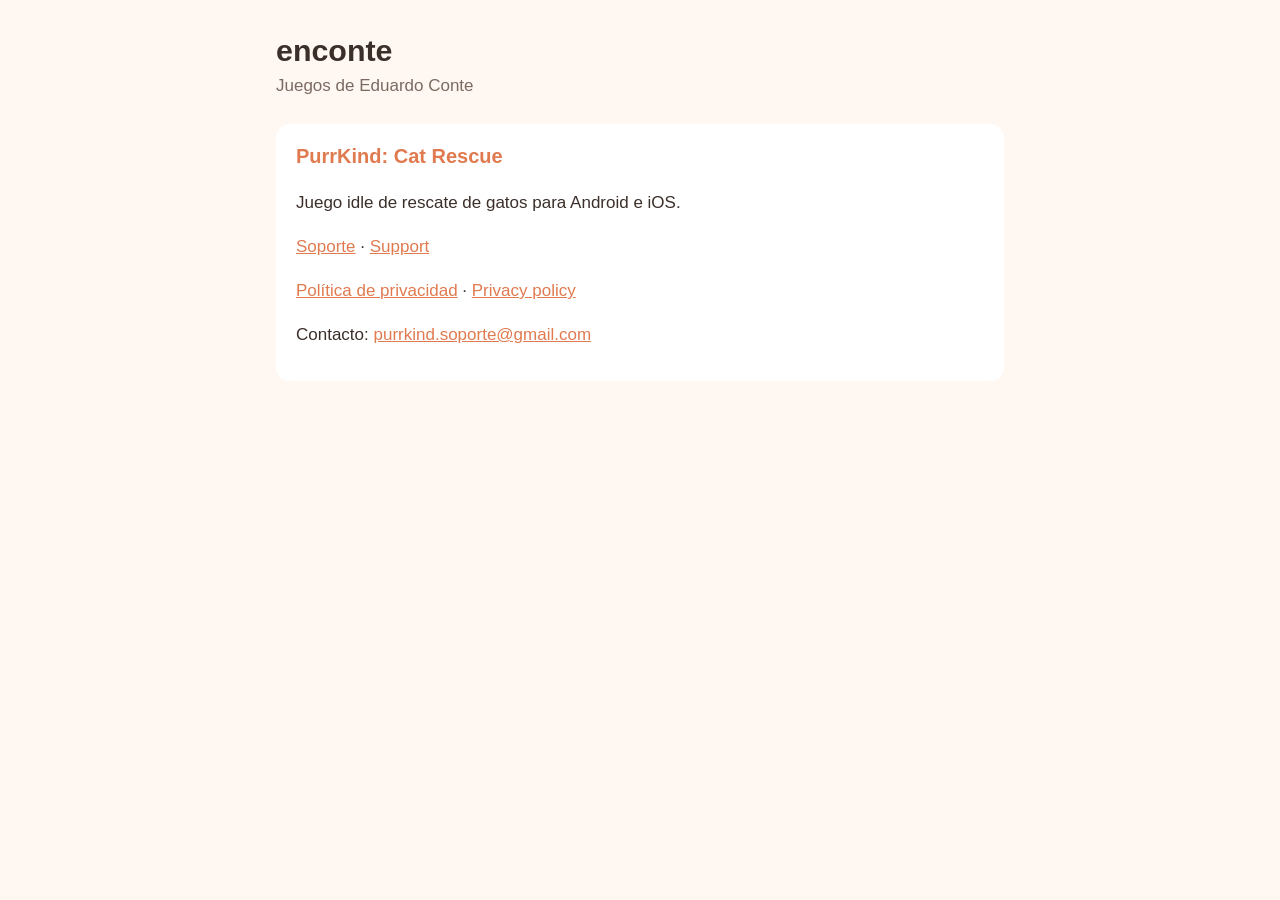
<file: index.html>
<!doctype html>
<html lang="es">
<head>
<meta charset="utf-8">
<meta name="viewport" content="width=device-width, initial-scale=1">
<title>enconte</title>
<link rel="stylesheet" href="/style.css">
</head>
<body>
<main>
  <h1>enconte</h1>
  <p class="meta">Juegos de Eduardo Conte</p>
  <div class="card">
    <h2 style="margin-top:0">PurrKind: Cat Rescue</h2>
    <p>Juego idle de rescate de gatos para Android e iOS.</p>
    <p><a href="/purrkind/soporte/">Soporte</a> · <a href="/purrkind/support/">Support</a></p>
    <p><a href="/purrkind/privacidad/">Política de privacidad</a> · <a href="/purrkind/privacy/">Privacy policy</a></p>
    <p>Contacto: <a href="mailto:purrkind.soporte@gmail.com">purrkind.soporte@gmail.com</a></p>
  </div>
</main>
</body>
</html>
</file>
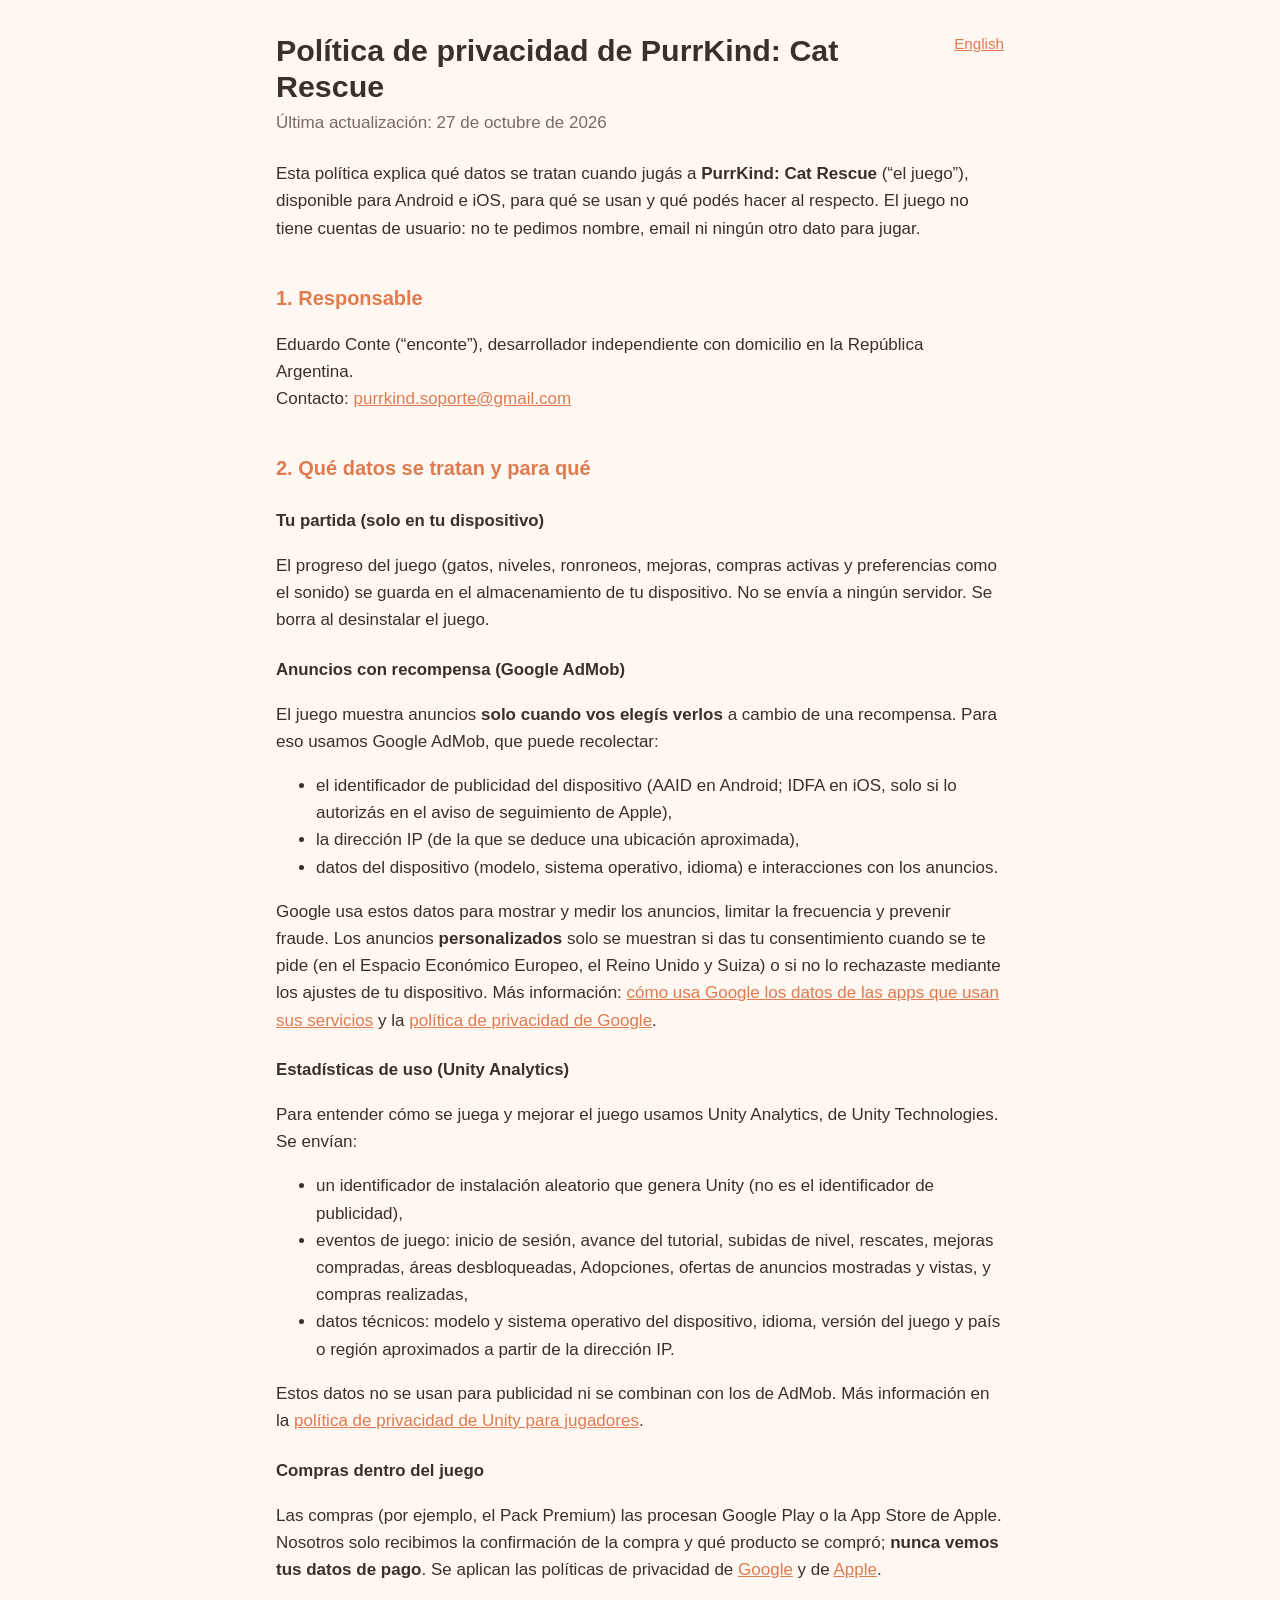
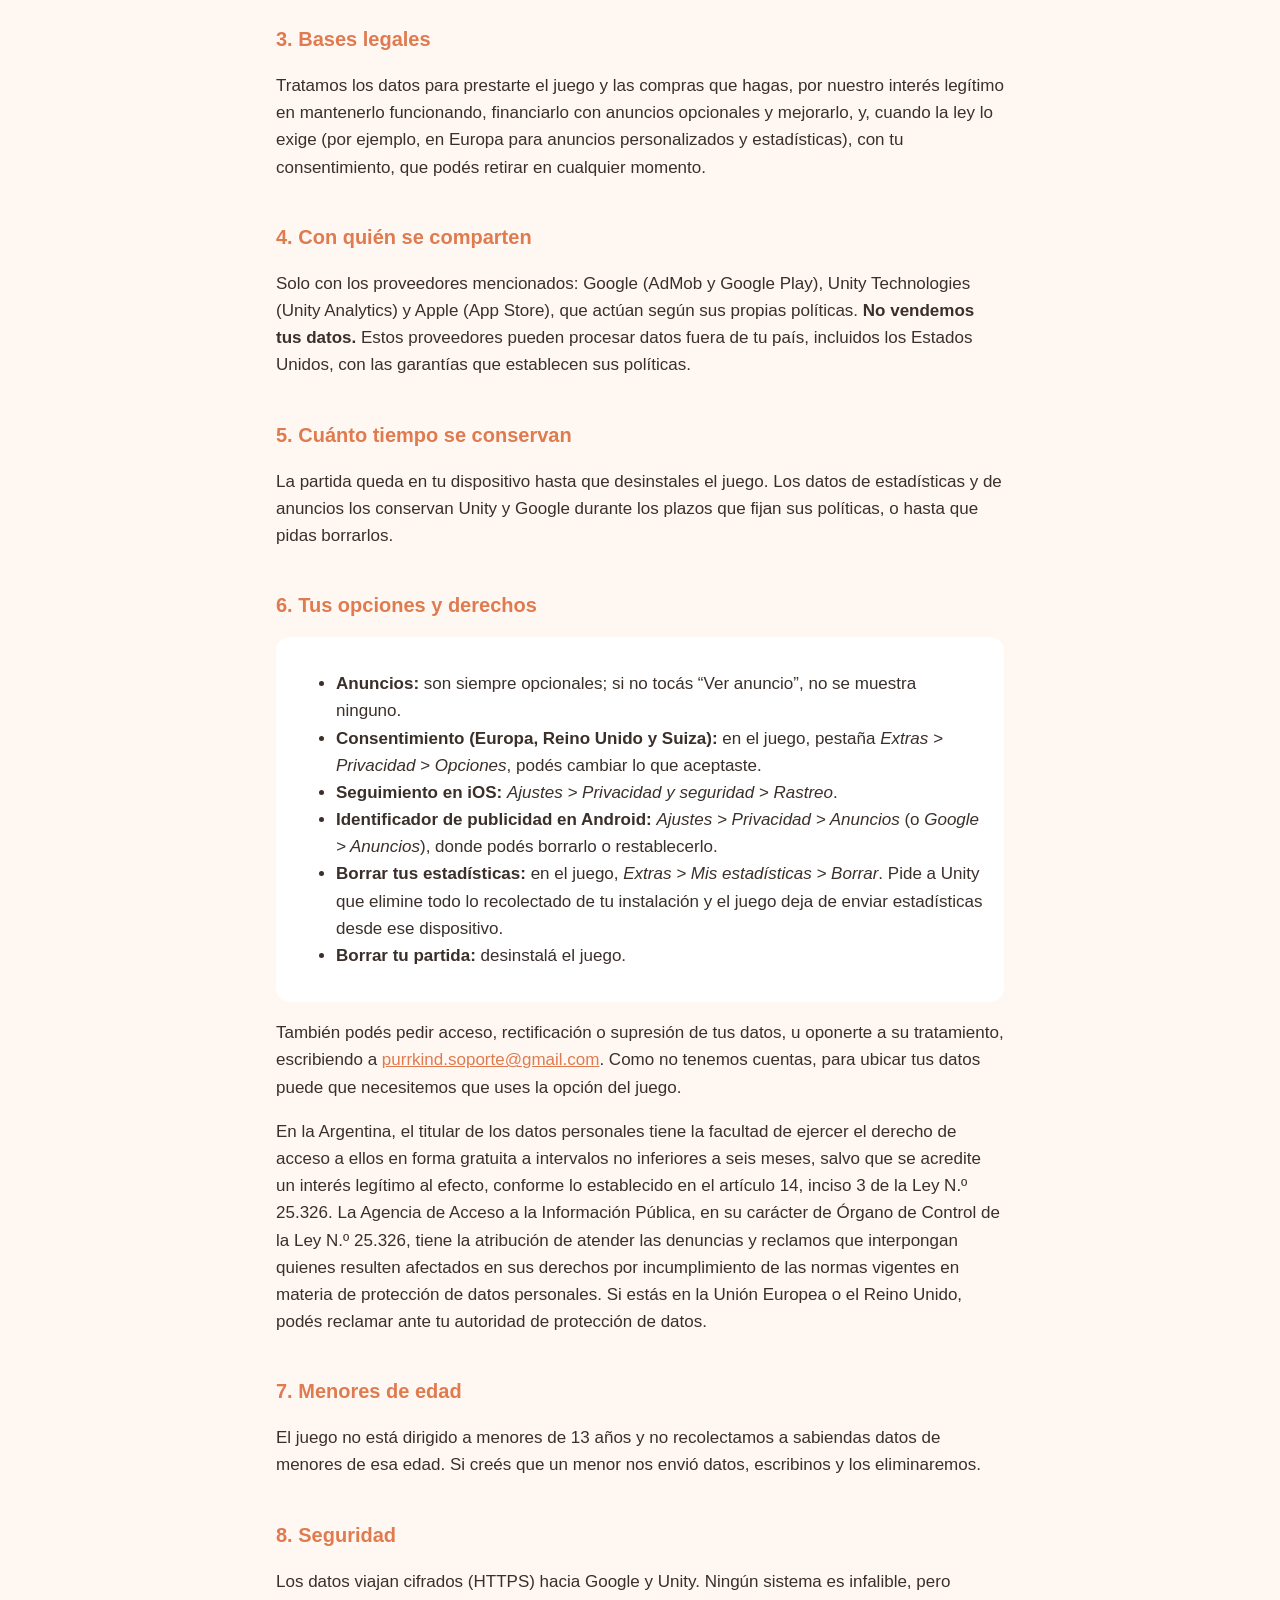
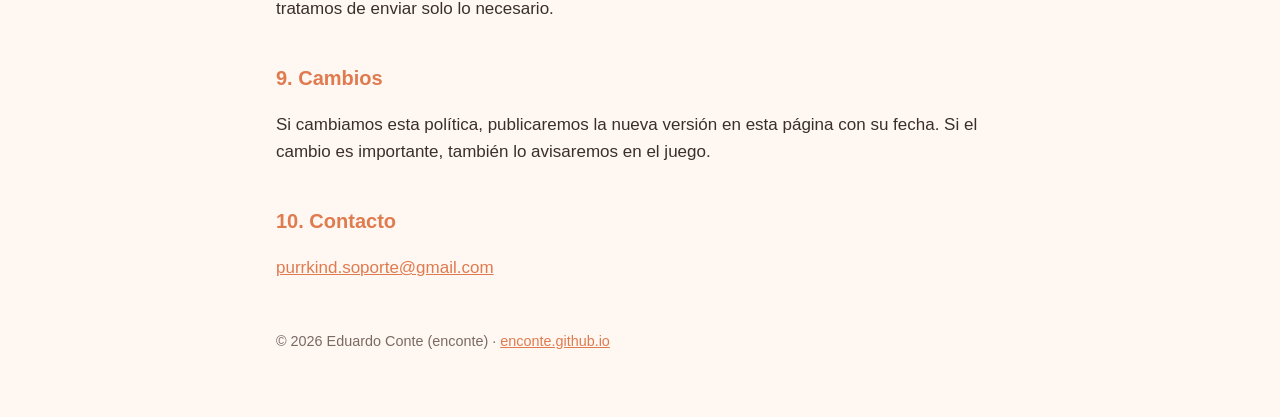
<file: purrkind/privacidad/index.html>
<!doctype html>
<html lang="es">
<head>
<meta charset="utf-8">
<meta name="viewport" content="width=device-width, initial-scale=1">
<title>Política de privacidad · PurrKind</title>
<meta name="description" content="Política de privacidad del juego PurrKind: Cat Rescue.">
<link rel="stylesheet" href="/style.css">
</head>
<body>
<main>
  <a class="lang" href="/purrkind/privacy/">English</a>
  <h1>Política de privacidad de PurrKind: Cat Rescue</h1>
  <p class="meta">Última actualización: 27 de octubre de 2026</p>

  <p>Esta política explica qué datos se tratan cuando jugás a <strong>PurrKind: Cat Rescue</strong> (“el juego”),
  disponible para Android e iOS, para qué se usan y qué podés hacer al respecto. El juego no tiene cuentas de usuario:
  no te pedimos nombre, email ni ningún otro dato para jugar.</p>

  <h2>1. Responsable</h2>
  <p>Eduardo Conte (“enconte”), desarrollador independiente con domicilio en la República Argentina.<br>
  Contacto: <a href="mailto:purrkind.soporte@gmail.com">purrkind.soporte@gmail.com</a></p>

  <h2>2. Qué datos se tratan y para qué</h2>

  <h3>Tu partida (solo en tu dispositivo)</h3>
  <p>El progreso del juego (gatos, niveles, ronroneos, mejoras, compras activas y preferencias como el sonido) se guarda
  en el almacenamiento de tu dispositivo. No se envía a ningún servidor. Se borra al desinstalar el juego.</p>

  <h3>Anuncios con recompensa (Google AdMob)</h3>
  <p>El juego muestra anuncios <strong>solo cuando vos elegís verlos</strong> a cambio de una recompensa. Para eso usamos
  Google AdMob, que puede recolectar:</p>
  <ul>
    <li>el identificador de publicidad del dispositivo (AAID en Android; IDFA en iOS, solo si lo autorizás en el aviso de
      seguimiento de Apple),</li>
    <li>la dirección IP (de la que se deduce una ubicación aproximada),</li>
    <li>datos del dispositivo (modelo, sistema operativo, idioma) e interacciones con los anuncios.</li>
  </ul>
  <p>Google usa estos datos para mostrar y medir los anuncios, limitar la frecuencia y prevenir fraude. Los anuncios
  <strong>personalizados</strong> solo se muestran si das tu consentimiento cuando se te pide (en el Espacio Económico
  Europeo, el Reino Unido y Suiza) o si no lo rechazaste mediante los ajustes de tu dispositivo. Más información:
  <a href="https://policies.google.com/technologies/partner-sites">cómo usa Google los datos de las apps que usan sus
  servicios</a> y la <a href="https://policies.google.com/privacy">política de privacidad de Google</a>.</p>

  <h3>Estadísticas de uso (Unity Analytics)</h3>
  <p>Para entender cómo se juega y mejorar el juego usamos Unity Analytics, de Unity Technologies. Se envían:</p>
  <ul>
    <li>un identificador de instalación aleatorio que genera Unity (no es el identificador de publicidad),</li>
    <li>eventos de juego: inicio de sesión, avance del tutorial, subidas de nivel, rescates, mejoras compradas, áreas
      desbloqueadas, Adopciones, ofertas de anuncios mostradas y vistas, y compras realizadas,</li>
    <li>datos técnicos: modelo y sistema operativo del dispositivo, idioma, versión del juego y país o región aproximados
      a partir de la dirección IP.</li>
  </ul>
  <p>Estos datos no se usan para publicidad ni se combinan con los de AdMob. Más información en la
  <a href="https://unity.com/legal/game-player-and-app-user-privacy-policy">política de privacidad de Unity para
  jugadores</a>.</p>

  <h3>Compras dentro del juego</h3>
  <p>Las compras (por ejemplo, el Pack Premium) las procesan Google Play o la App Store de Apple. Nosotros solo recibimos
  la confirmación de la compra y qué producto se compró; <strong>nunca vemos tus datos de pago</strong>. Se aplican las
  políticas de privacidad de <a href="https://policies.google.com/privacy">Google</a> y de
  <a href="https://www.apple.com/legal/privacy/">Apple</a>.</p>

  <h2>3. Bases legales</h2>
  <p>Tratamos los datos para prestarte el juego y las compras que hagas, por nuestro interés legítimo en mantenerlo
  funcionando, financiarlo con anuncios opcionales y mejorarlo, y, cuando la ley lo exige (por ejemplo, en Europa para
  anuncios personalizados y estadísticas), con tu consentimiento, que podés retirar en cualquier momento.</p>

  <h2>4. Con quién se comparten</h2>
  <p>Solo con los proveedores mencionados: Google (AdMob y Google Play), Unity Technologies (Unity Analytics) y Apple
  (App Store), que actúan según sus propias políticas. <strong>No vendemos tus datos.</strong> Estos proveedores pueden
  procesar datos fuera de tu país, incluidos los Estados Unidos, con las garantías que establecen sus políticas.</p>

  <h2>5. Cuánto tiempo se conservan</h2>
  <p>La partida queda en tu dispositivo hasta que desinstales el juego. Los datos de estadísticas y de anuncios los
  conservan Unity y Google durante los plazos que fijan sus políticas, o hasta que pidas borrarlos.</p>

  <h2>6. Tus opciones y derechos</h2>
  <div class="card">
    <ul>
      <li><strong>Anuncios:</strong> son siempre opcionales; si no tocás “Ver anuncio”, no se muestra ninguno.</li>
      <li><strong>Consentimiento (Europa, Reino Unido y Suiza):</strong> en el juego, pestaña <em>Extras &gt; Privacidad
        &gt; Opciones</em>, podés cambiar lo que aceptaste.</li>
      <li><strong>Seguimiento en iOS:</strong> <em>Ajustes &gt; Privacidad y seguridad &gt; Rastreo</em>.</li>
      <li><strong>Identificador de publicidad en Android:</strong> <em>Ajustes &gt; Privacidad &gt; Anuncios</em> (o
        <em>Google &gt; Anuncios</em>), donde podés borrarlo o restablecerlo.</li>
      <li><strong>Borrar tus estadísticas:</strong> en el juego, <em>Extras &gt; Mis estadísticas &gt; Borrar</em>. Pide a
        Unity que elimine todo lo recolectado de tu instalación y el juego deja de enviar estadísticas desde ese
        dispositivo.</li>
      <li><strong>Borrar tu partida:</strong> desinstalá el juego.</li>
    </ul>
  </div>
  <p>También podés pedir acceso, rectificación o supresión de tus datos, u oponerte a su tratamiento, escribiendo a
  <a href="mailto:purrkind.soporte@gmail.com">purrkind.soporte@gmail.com</a>. Como no tenemos cuentas, para ubicar tus
  datos puede que necesitemos que uses la opción del juego.</p>
  <p>En la Argentina, el titular de los datos personales tiene la facultad de ejercer el derecho de acceso a ellos en
  forma gratuita a intervalos no inferiores a seis meses, salvo que se acredite un interés legítimo al efecto, conforme
  lo establecido en el artículo 14, inciso 3 de la Ley N.º 25.326. La Agencia de Acceso a la Información Pública, en su
  carácter de Órgano de Control de la Ley N.º 25.326, tiene la atribución de atender las denuncias y reclamos que
  interpongan quienes resulten afectados en sus derechos por incumplimiento de las normas vigentes en materia de
  protección de datos personales. Si estás en la Unión Europea o el Reino Unido, podés reclamar ante tu autoridad de
  protección de datos.</p>

  <h2>7. Menores de edad</h2>
  <p>El juego no está dirigido a menores de 13 años y no recolectamos a sabiendas datos de menores de esa edad. Si creés
  que un menor nos envió datos, escribinos y los eliminaremos.</p>

  <h2>8. Seguridad</h2>
  <p>Los datos viajan cifrados (HTTPS) hacia Google y Unity. Ningún sistema es infalible, pero tratamos de enviar solo
  lo necesario.</p>

  <h2>9. Cambios</h2>
  <p>Si cambiamos esta política, publicaremos la nueva versión en esta página con su fecha. Si el cambio es importante,
  también lo avisaremos en el juego.</p>

  <h2>10. Contacto</h2>
  <p><a href="mailto:purrkind.soporte@gmail.com">purrkind.soporte@gmail.com</a></p>

  <footer>© 2026 Eduardo Conte (enconte) · <a href="/">enconte.github.io</a></footer>
</main>
</body>
</html>
</file>
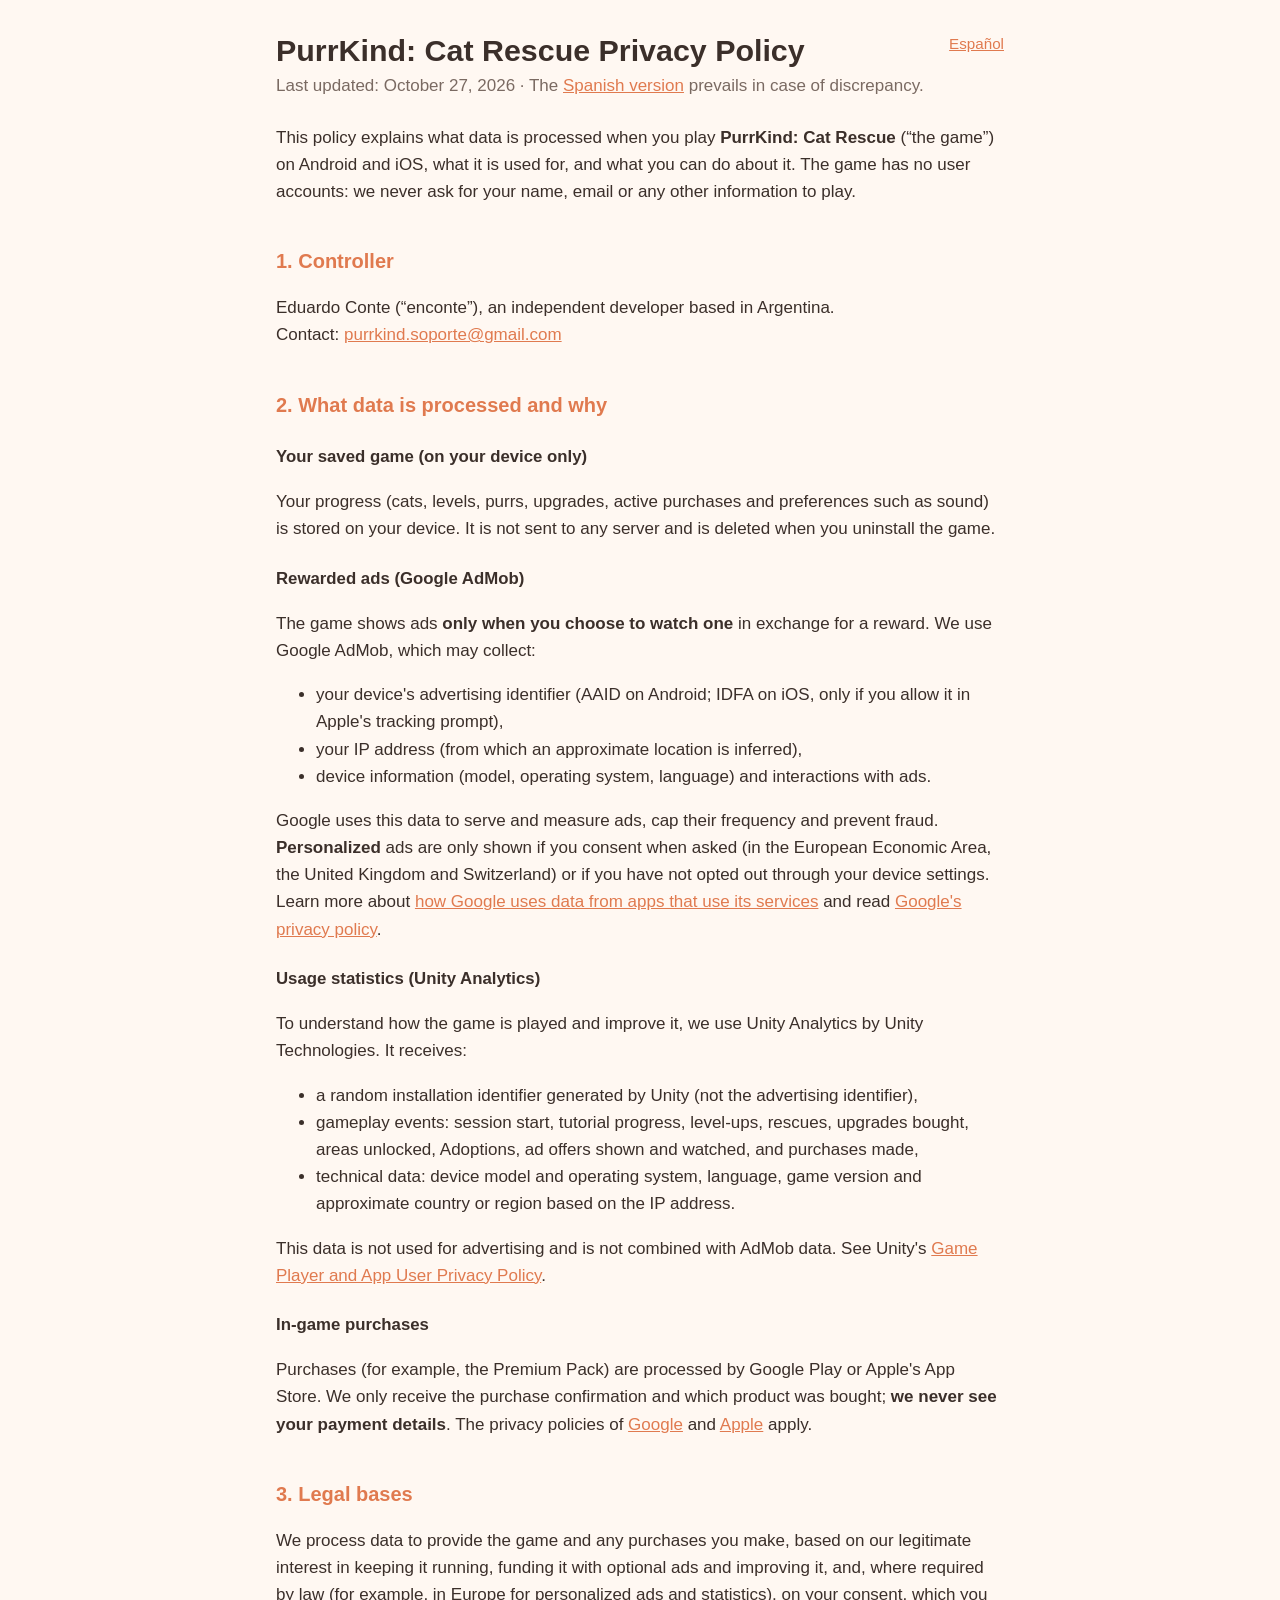
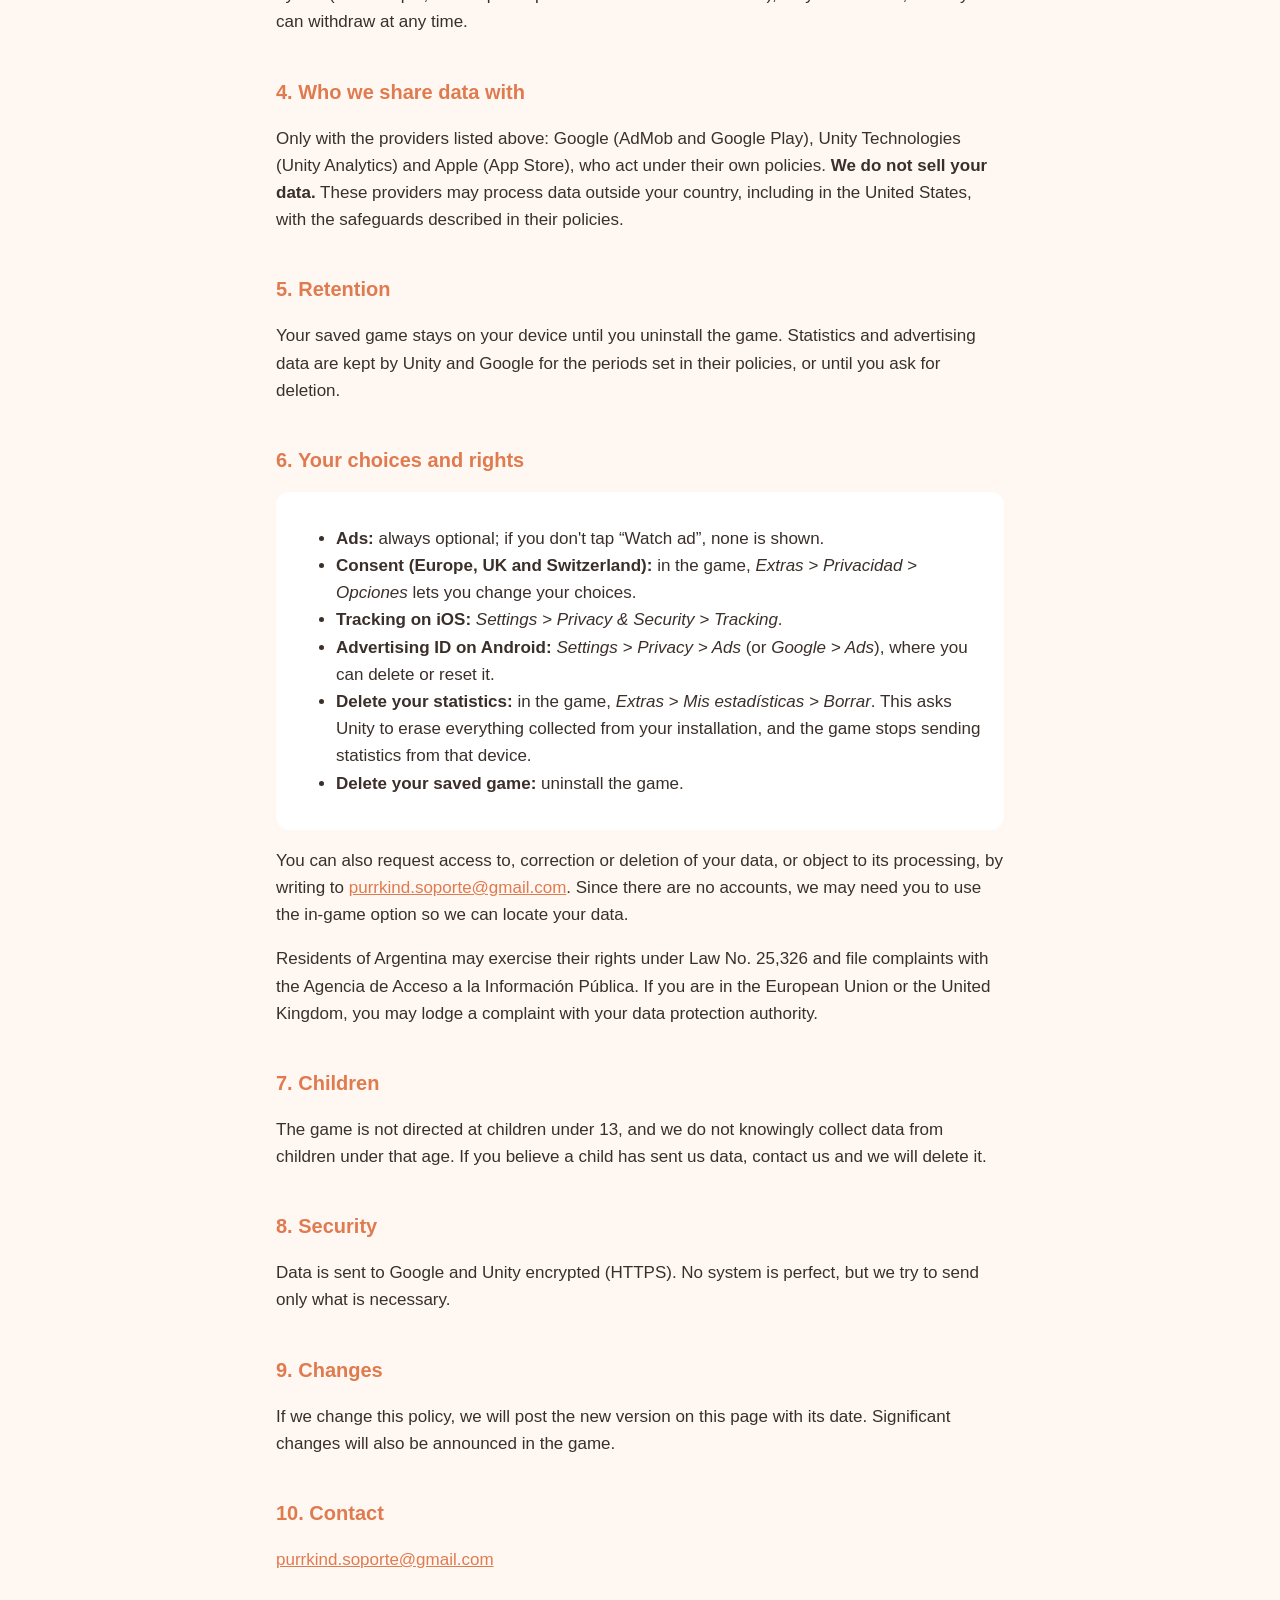
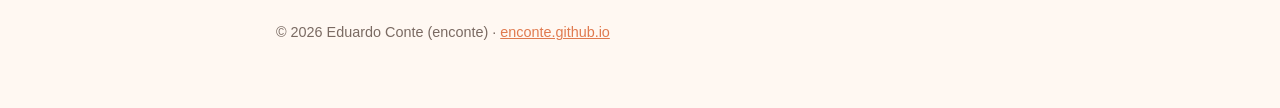
<file: purrkind/privacy/index.html>
<!doctype html>
<html lang="en">
<head>
<meta charset="utf-8">
<meta name="viewport" content="width=device-width, initial-scale=1">
<title>Privacy Policy · PurrKind</title>
<meta name="description" content="Privacy policy for the game PurrKind: Cat Rescue.">
<link rel="stylesheet" href="/style.css">
</head>
<body>
<main>
  <a class="lang" href="/purrkind/privacidad/">Español</a>
  <h1>PurrKind: Cat Rescue Privacy Policy</h1>
  <p class="meta">Last updated: October 27, 2026 · The <a href="/purrkind/privacidad/">Spanish version</a> prevails in
  case of discrepancy.</p>

  <p>This policy explains what data is processed when you play <strong>PurrKind: Cat Rescue</strong> (“the game”) on
  Android and iOS, what it is used for, and what you can do about it. The game has no user accounts: we never ask for
  your name, email or any other information to play.</p>

  <h2>1. Controller</h2>
  <p>Eduardo Conte (“enconte”), an independent developer based in Argentina.<br>
  Contact: <a href="mailto:purrkind.soporte@gmail.com">purrkind.soporte@gmail.com</a></p>

  <h2>2. What data is processed and why</h2>

  <h3>Your saved game (on your device only)</h3>
  <p>Your progress (cats, levels, purrs, upgrades, active purchases and preferences such as sound) is stored on your
  device. It is not sent to any server and is deleted when you uninstall the game.</p>

  <h3>Rewarded ads (Google AdMob)</h3>
  <p>The game shows ads <strong>only when you choose to watch one</strong> in exchange for a reward. We use Google
  AdMob, which may collect:</p>
  <ul>
    <li>your device's advertising identifier (AAID on Android; IDFA on iOS, only if you allow it in Apple's tracking
      prompt),</li>
    <li>your IP address (from which an approximate location is inferred),</li>
    <li>device information (model, operating system, language) and interactions with ads.</li>
  </ul>
  <p>Google uses this data to serve and measure ads, cap their frequency and prevent fraud. <strong>Personalized</strong>
  ads are only shown if you consent when asked (in the European Economic Area, the United Kingdom and Switzerland) or
  if you have not opted out through your device settings. Learn more about
  <a href="https://policies.google.com/technologies/partner-sites">how Google uses data from apps that use its
  services</a> and read <a href="https://policies.google.com/privacy">Google's privacy policy</a>.</p>

  <h3>Usage statistics (Unity Analytics)</h3>
  <p>To understand how the game is played and improve it, we use Unity Analytics by Unity Technologies. It receives:</p>
  <ul>
    <li>a random installation identifier generated by Unity (not the advertising identifier),</li>
    <li>gameplay events: session start, tutorial progress, level-ups, rescues, upgrades bought, areas unlocked,
      Adoptions, ad offers shown and watched, and purchases made,</li>
    <li>technical data: device model and operating system, language, game version and approximate country or region
      based on the IP address.</li>
  </ul>
  <p>This data is not used for advertising and is not combined with AdMob data. See Unity's
  <a href="https://unity.com/legal/game-player-and-app-user-privacy-policy">Game Player and App User Privacy
  Policy</a>.</p>

  <h3>In-game purchases</h3>
  <p>Purchases (for example, the Premium Pack) are processed by Google Play or Apple's App Store. We only receive the
  purchase confirmation and which product was bought; <strong>we never see your payment details</strong>. The privacy
  policies of <a href="https://policies.google.com/privacy">Google</a> and
  <a href="https://www.apple.com/legal/privacy/">Apple</a> apply.</p>

  <h2>3. Legal bases</h2>
  <p>We process data to provide the game and any purchases you make, based on our legitimate interest in keeping it
  running, funding it with optional ads and improving it, and, where required by law (for example, in Europe for
  personalized ads and statistics), on your consent, which you can withdraw at any time.</p>

  <h2>4. Who we share data with</h2>
  <p>Only with the providers listed above: Google (AdMob and Google Play), Unity Technologies (Unity Analytics) and Apple
  (App Store), who act under their own policies. <strong>We do not sell your data.</strong> These providers may process
  data outside your country, including in the United States, with the safeguards described in their policies.</p>

  <h2>5. Retention</h2>
  <p>Your saved game stays on your device until you uninstall the game. Statistics and advertising data are kept by
  Unity and Google for the periods set in their policies, or until you ask for deletion.</p>

  <h2>6. Your choices and rights</h2>
  <div class="card">
    <ul>
      <li><strong>Ads:</strong> always optional; if you don't tap “Watch ad”, none is shown.</li>
      <li><strong>Consent (Europe, UK and Switzerland):</strong> in the game, <em>Extras &gt; Privacidad &gt;
        Opciones</em> lets you change your choices.</li>
      <li><strong>Tracking on iOS:</strong> <em>Settings &gt; Privacy &amp; Security &gt; Tracking</em>.</li>
      <li><strong>Advertising ID on Android:</strong> <em>Settings &gt; Privacy &gt; Ads</em> (or <em>Google &gt;
        Ads</em>), where you can delete or reset it.</li>
      <li><strong>Delete your statistics:</strong> in the game, <em>Extras &gt; Mis estadísticas &gt; Borrar</em>. This
        asks Unity to erase everything collected from your installation, and the game stops sending statistics from
        that device.</li>
      <li><strong>Delete your saved game:</strong> uninstall the game.</li>
    </ul>
  </div>
  <p>You can also request access to, correction or deletion of your data, or object to its processing, by writing to
  <a href="mailto:purrkind.soporte@gmail.com">purrkind.soporte@gmail.com</a>. Since there are no accounts, we may need
  you to use the in-game option so we can locate your data.</p>
  <p>Residents of Argentina may exercise their rights under Law No. 25,326 and file complaints with the Agencia de
  Acceso a la Información Pública. If you are in the European Union or the United Kingdom, you may lodge a complaint
  with your data protection authority.</p>

  <h2>7. Children</h2>
  <p>The game is not directed at children under 13, and we do not knowingly collect data from children under that age.
  If you believe a child has sent us data, contact us and we will delete it.</p>

  <h2>8. Security</h2>
  <p>Data is sent to Google and Unity encrypted (HTTPS). No system is perfect, but we try to send only what is
  necessary.</p>

  <h2>9. Changes</h2>
  <p>If we change this policy, we will post the new version on this page with its date. Significant changes will also
  be announced in the game.</p>

  <h2>10. Contact</h2>
  <p><a href="mailto:purrkind.soporte@gmail.com">purrkind.soporte@gmail.com</a></p>

  <footer>© 2026 Eduardo Conte (enconte) · <a href="/">enconte.github.io</a></footer>
</main>
</body>
</html>
</file>
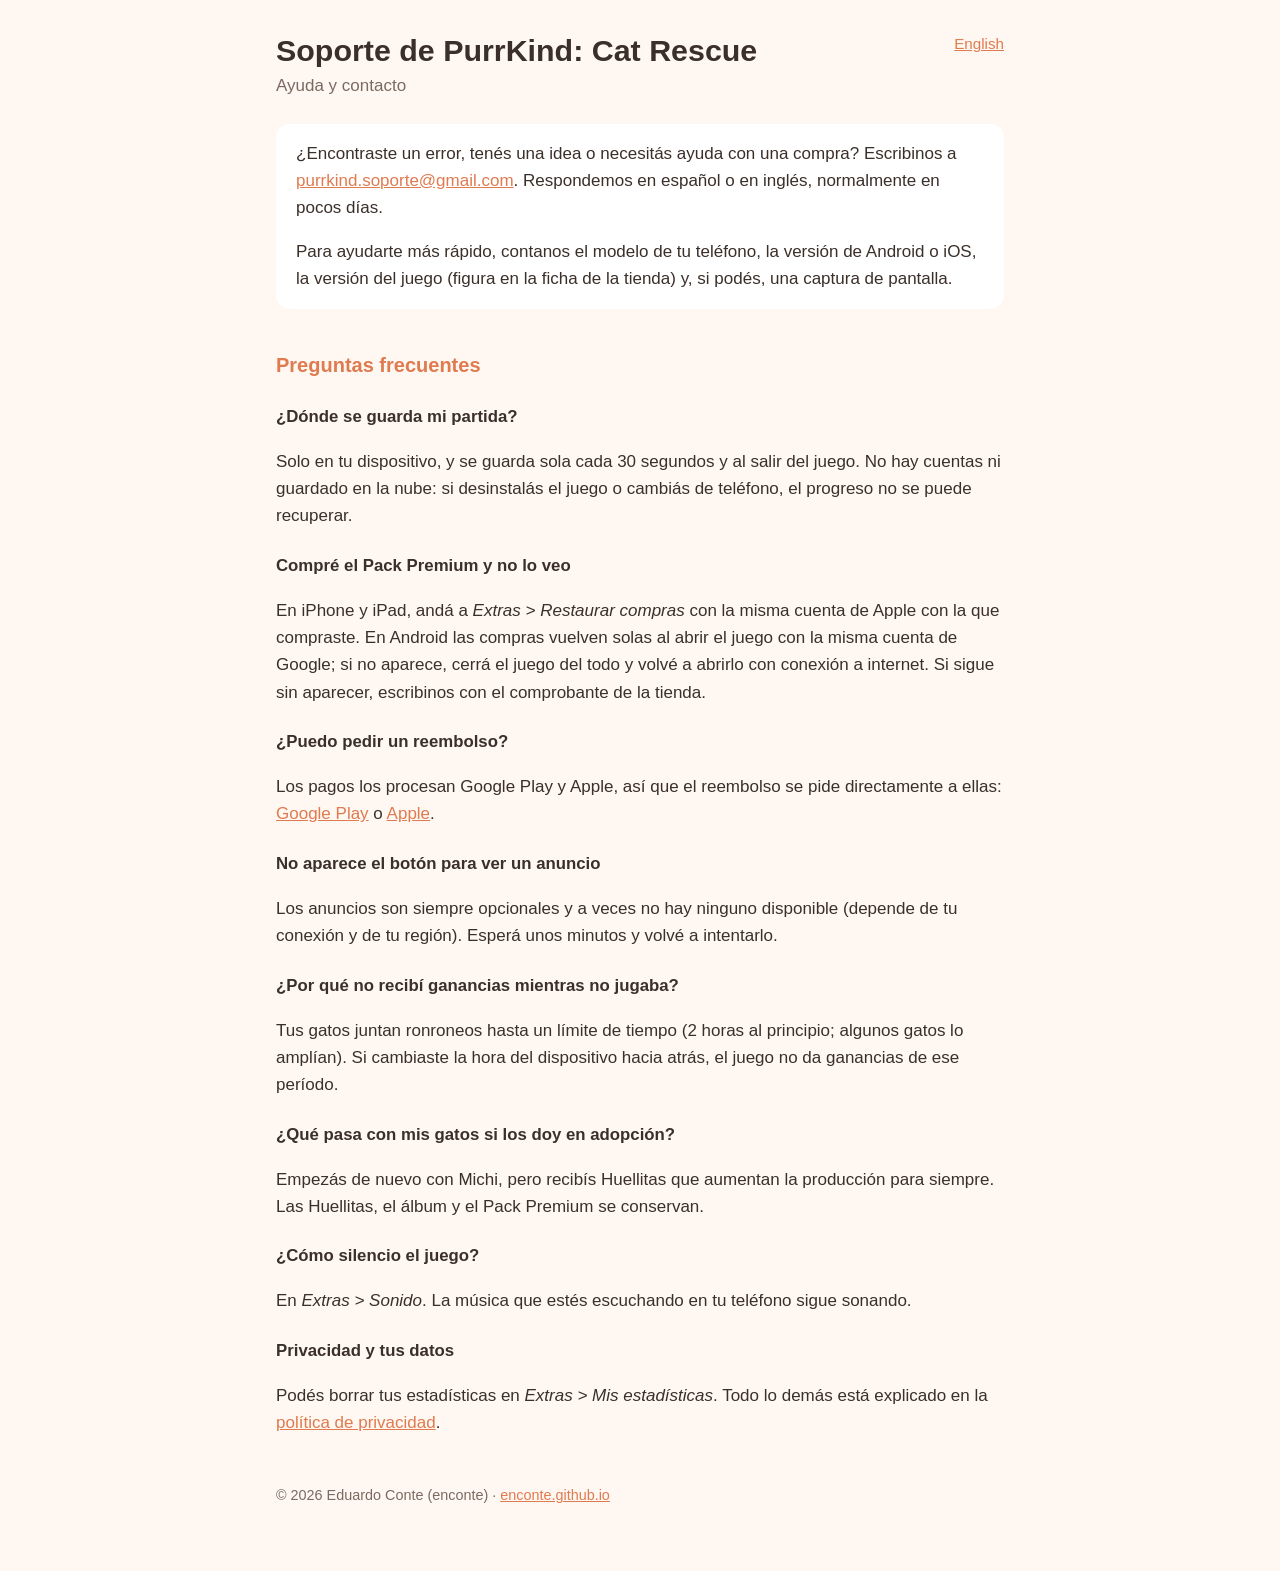
<file: purrkind/soporte/index.html>
<!doctype html>
<html lang="es">
<head>
<meta charset="utf-8">
<meta name="viewport" content="width=device-width, initial-scale=1">
<title>Soporte · PurrKind</title>
<meta name="description" content="Ayuda y contacto para el juego PurrKind: Cat Rescue.">
<link rel="stylesheet" href="/style.css">
</head>
<body>
<main>
  <a class="lang" href="/purrkind/support/">English</a>
  <h1>Soporte de PurrKind: Cat Rescue</h1>
  <p class="meta">Ayuda y contacto</p>

  <div class="card">
    <p style="margin-top:0">¿Encontraste un error, tenés una idea o necesitás ayuda con una compra? Escribinos a
    <a href="mailto:purrkind.soporte@gmail.com?subject=PurrKind%20-%20Soporte">purrkind.soporte@gmail.com</a>.
    Respondemos en español o en inglés, normalmente en pocos días.</p>
    <p style="margin-bottom:0">Para ayudarte más rápido, contanos el modelo de tu teléfono, la versión de Android o iOS,
    la versión del juego (figura en la ficha de la tienda) y, si podés, una captura de pantalla.</p>
  </div>

  <h2>Preguntas frecuentes</h2>

  <h3>¿Dónde se guarda mi partida?</h3>
  <p>Solo en tu dispositivo, y se guarda sola cada 30 segundos y al salir del juego. No hay cuentas ni guardado en la
  nube: si desinstalás el juego o cambiás de teléfono, el progreso no se puede recuperar.</p>

  <h3>Compré el Pack Premium y no lo veo</h3>
  <p>En iPhone y iPad, andá a <em>Extras &gt; Restaurar compras</em> con la misma cuenta de Apple con la que compraste.
  En Android las compras vuelven solas al abrir el juego con la misma cuenta de Google; si no aparece, cerrá el juego del
  todo y volvé a abrirlo con conexión a internet. Si sigue sin aparecer, escribinos con el comprobante de la tienda.</p>

  <h3>¿Puedo pedir un reembolso?</h3>
  <p>Los pagos los procesan Google Play y Apple, así que el reembolso se pide directamente a ellas:
  <a href="https://support.google.com/googleplay/answer/2479637">Google Play</a> o
  <a href="https://reportaproblem.apple.com">Apple</a>.</p>

  <h3>No aparece el botón para ver un anuncio</h3>
  <p>Los anuncios son siempre opcionales y a veces no hay ninguno disponible (depende de tu conexión y de tu región).
  Esperá unos minutos y volvé a intentarlo.</p>

  <h3>¿Por qué no recibí ganancias mientras no jugaba?</h3>
  <p>Tus gatos juntan ronroneos hasta un límite de tiempo (2 horas al principio; algunos gatos lo amplían). Si cambiaste
  la hora del dispositivo hacia atrás, el juego no da ganancias de ese período.</p>

  <h3>¿Qué pasa con mis gatos si los doy en adopción?</h3>
  <p>Empezás de nuevo con Michi, pero recibís Huellitas que aumentan la producción para siempre. Las Huellitas, el álbum
  y el Pack Premium se conservan.</p>

  <h3>¿Cómo silencio el juego?</h3>
  <p>En <em>Extras &gt; Sonido</em>. La música que estés escuchando en tu teléfono sigue sonando.</p>

  <h3>Privacidad y tus datos</h3>
  <p>Podés borrar tus estadísticas en <em>Extras &gt; Mis estadísticas</em>. Todo lo demás está explicado en la
  <a href="/purrkind/privacidad/">política de privacidad</a>.</p>

  <footer>© 2026 Eduardo Conte (enconte) · <a href="/">enconte.github.io</a></footer>
</main>
</body>
</html>
</file>
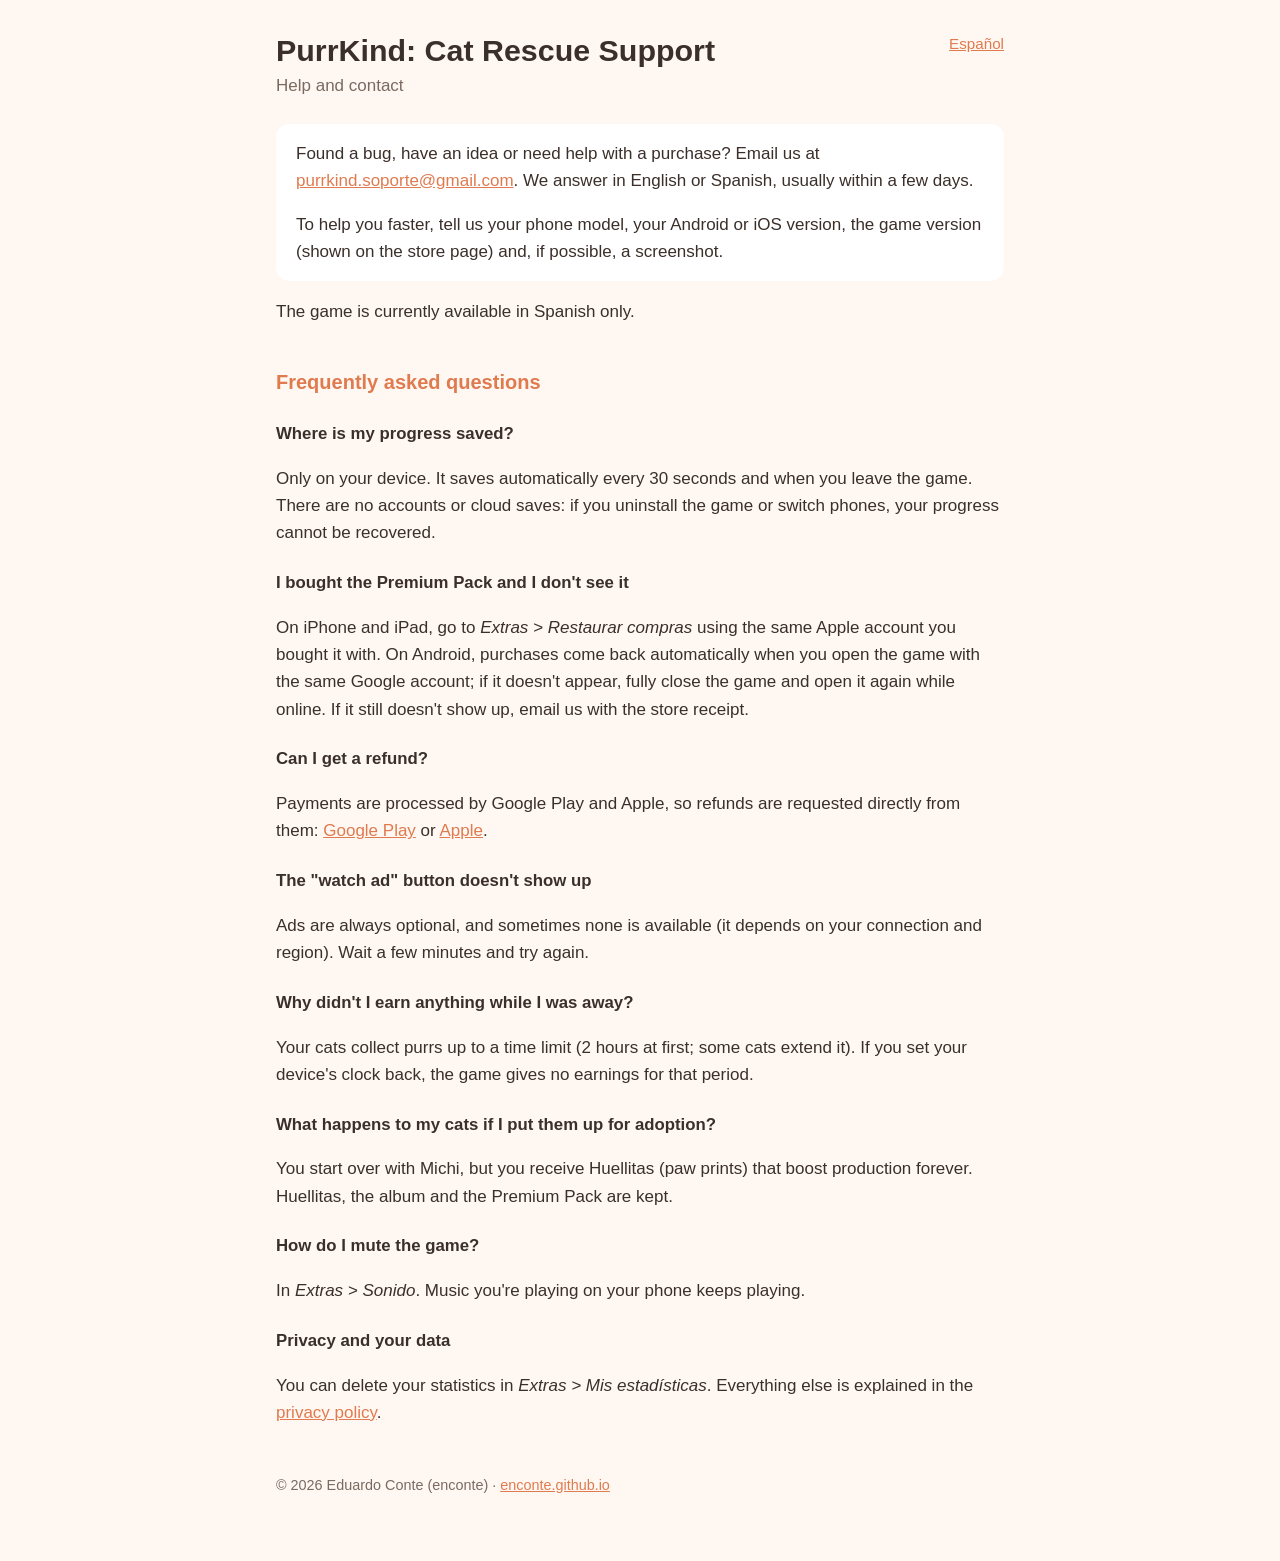
<file: purrkind/support/index.html>
<!doctype html>
<html lang="en">
<head>
<meta charset="utf-8">
<meta name="viewport" content="width=device-width, initial-scale=1">
<title>Support · PurrKind</title>
<meta name="description" content="Help and contact for the game PurrKind: Cat Rescue.">
<link rel="stylesheet" href="/style.css">
</head>
<body>
<main>
  <a class="lang" href="/purrkind/soporte/">Español</a>
  <h1>PurrKind: Cat Rescue Support</h1>
  <p class="meta">Help and contact</p>

  <div class="card">
    <p style="margin-top:0">Found a bug, have an idea or need help with a purchase? Email us at
    <a href="mailto:purrkind.soporte@gmail.com?subject=PurrKind%20-%20Support">purrkind.soporte@gmail.com</a>.
    We answer in English or Spanish, usually within a few days.</p>
    <p style="margin-bottom:0">To help you faster, tell us your phone model, your Android or iOS version, the game
    version (shown on the store page) and, if possible, a screenshot.</p>
  </div>
  <p>The game is currently available in Spanish only.</p>

  <h2>Frequently asked questions</h2>

  <h3>Where is my progress saved?</h3>
  <p>Only on your device. It saves automatically every 30 seconds and when you leave the game. There are no accounts or
  cloud saves: if you uninstall the game or switch phones, your progress cannot be recovered.</p>

  <h3>I bought the Premium Pack and I don't see it</h3>
  <p>On iPhone and iPad, go to <em>Extras &gt; Restaurar compras</em> using the same Apple account you bought it with.
  On Android, purchases come back automatically when you open the game with the same Google account; if it doesn't
  appear, fully close the game and open it again while online. If it still doesn't show up, email us with the store
  receipt.</p>

  <h3>Can I get a refund?</h3>
  <p>Payments are processed by Google Play and Apple, so refunds are requested directly from them:
  <a href="https://support.google.com/googleplay/answer/2479637">Google Play</a> or
  <a href="https://reportaproblem.apple.com">Apple</a>.</p>

  <h3>The "watch ad" button doesn't show up</h3>
  <p>Ads are always optional, and sometimes none is available (it depends on your connection and region). Wait a few
  minutes and try again.</p>

  <h3>Why didn't I earn anything while I was away?</h3>
  <p>Your cats collect purrs up to a time limit (2 hours at first; some cats extend it). If you set your device's clock
  back, the game gives no earnings for that period.</p>

  <h3>What happens to my cats if I put them up for adoption?</h3>
  <p>You start over with Michi, but you receive Huellitas (paw prints) that boost production forever. Huellitas, the
  album and the Premium Pack are kept.</p>

  <h3>How do I mute the game?</h3>
  <p>In <em>Extras &gt; Sonido</em>. Music you're playing on your phone keeps playing.</p>

  <h3>Privacy and your data</h3>
  <p>You can delete your statistics in <em>Extras &gt; Mis estadísticas</em>. Everything else is explained in the
  <a href="/purrkind/privacy/">privacy policy</a>.</p>

  <footer>© 2026 Eduardo Conte (enconte) · <a href="/">enconte.github.io</a></footer>
</main>
</body>
</html>
</file>
<file: style.css>
:root { --bg: #fff8f2; --text: #3b2f2a; --muted: #7a6a62; --accent: #e07a4f; --card: #ffffff; }
@media (prefers-color-scheme: dark) {
  :root { --bg: #1f1a17; --text: #f3e9e2; --muted: #b5a59c; --accent: #f0956b; --card: #2a2420; }
}
* { box-sizing: border-box; }
body { margin: 0; background: var(--bg); color: var(--text);
  font: 17px/1.6 -apple-system, BlinkMacSystemFont, "Segoe UI", Roboto, sans-serif; }
main { max-width: 760px; margin: 0 auto; padding: 32px 16px 64px; }
h1 { font-size: 1.9rem; line-height: 1.2; margin: 0 0 4px; }
h2 { font-size: 1.25rem; margin: 2em 0 0.4em; color: var(--accent); }
h3 { font-size: 1.05rem; margin: 1.4em 0 0.3em; }
a { color: var(--accent); }
.meta { color: var(--muted); margin: 0 0 24px; }
.lang { float: right; font-size: 0.95rem; }
.card { background: var(--card); border-radius: 14px; padding: 16px 20px; margin: 16px 0; }
table { width: 100%; border-collapse: collapse; font-size: 0.95rem; }
th, td { text-align: left; vertical-align: top; padding: 8px 6px; border-bottom: 1px solid color-mix(in srgb, var(--muted) 30%, transparent); }
footer { margin-top: 48px; color: var(--muted); font-size: 0.9rem; }
</file>
